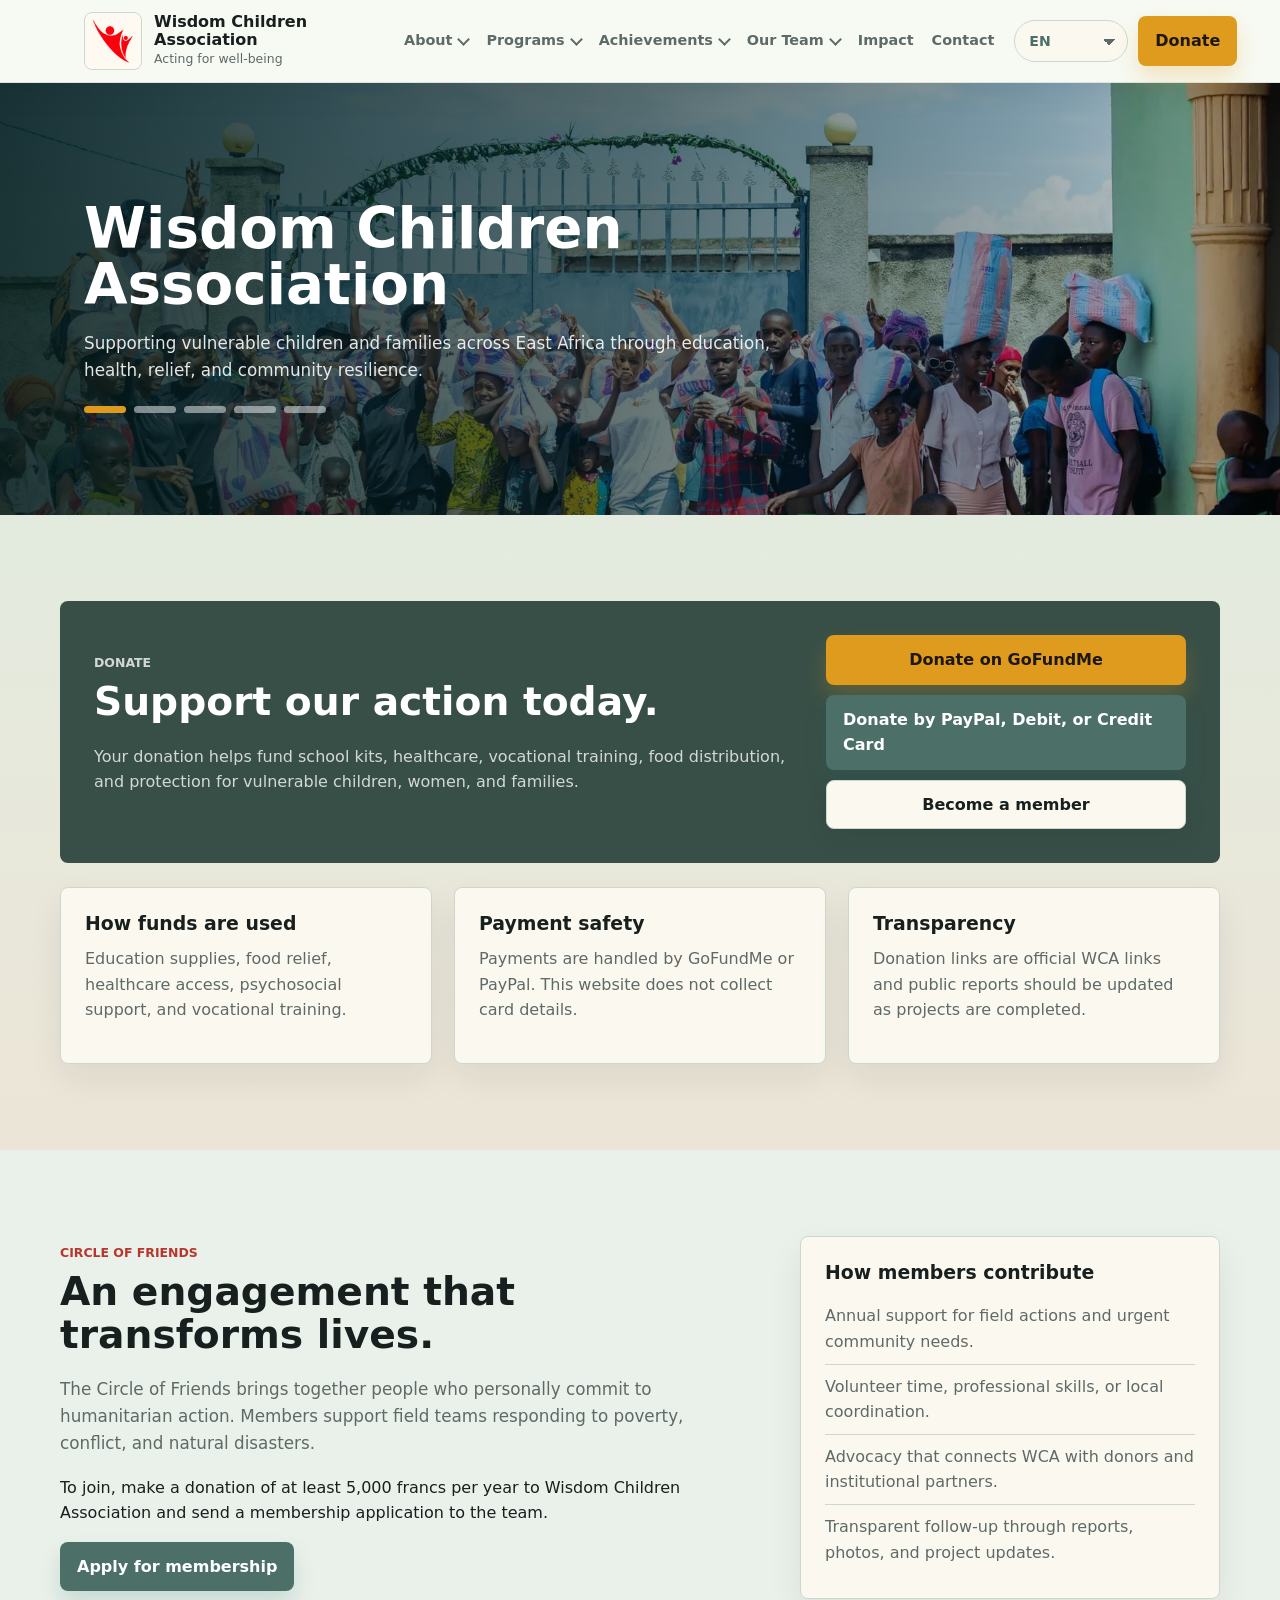
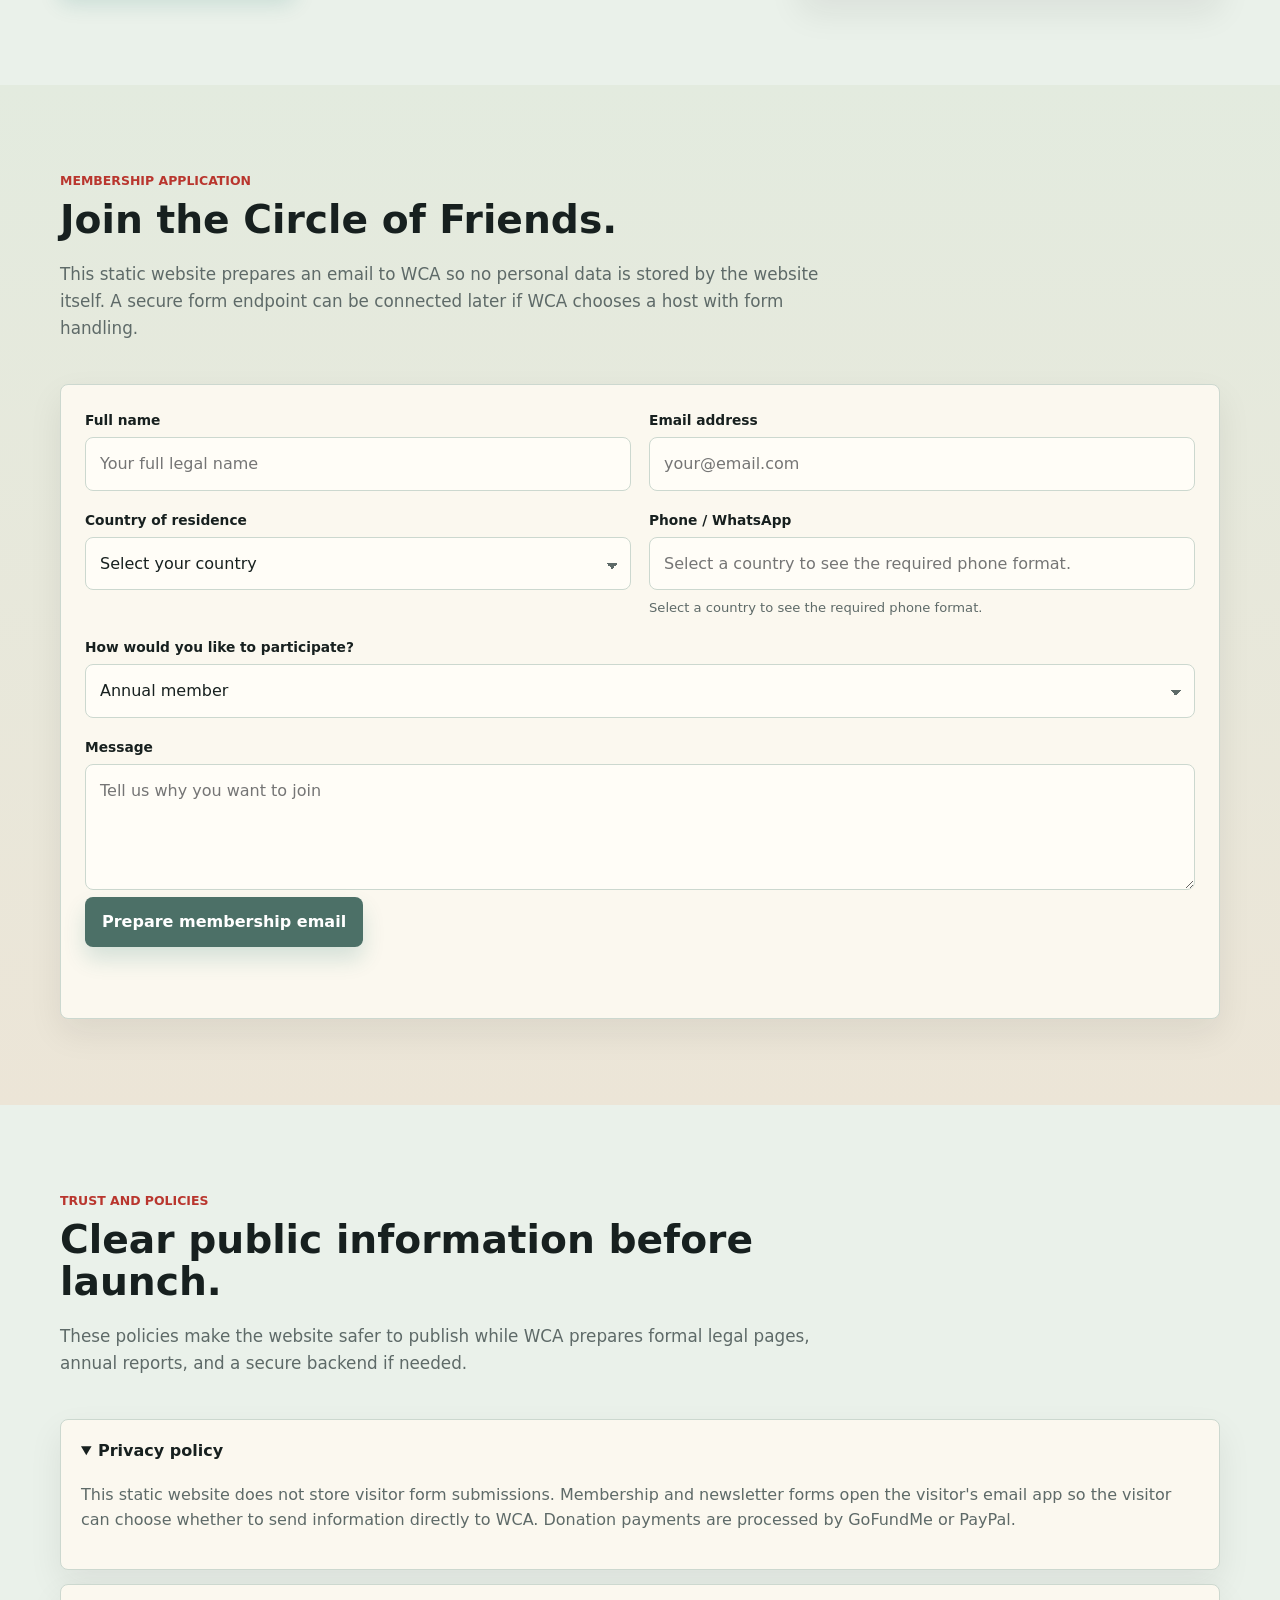
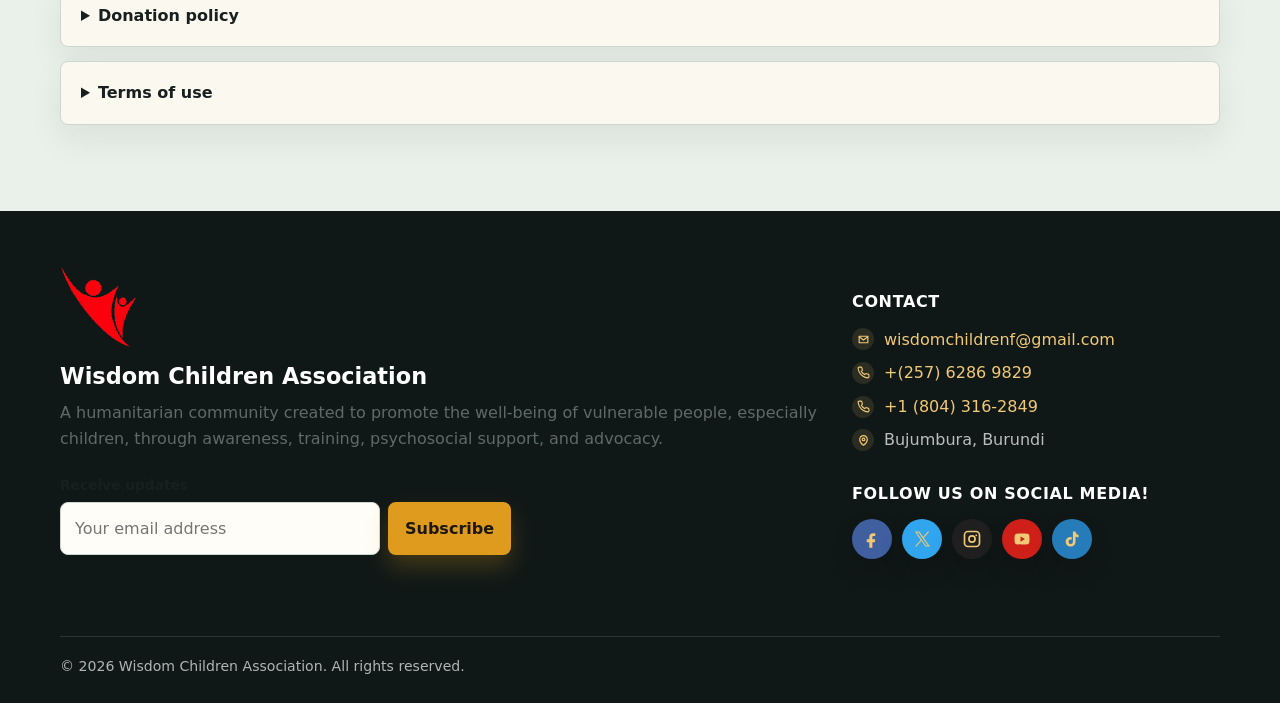
<file: index.html>
<!doctype html>
<html lang="en">
  <head>
    <meta charset="utf-8" />
    <meta name="viewport" content="width=device-width, initial-scale=1" />
    <title>Wisdom Children Association | Acting for Well-being. Building the Future.</title>
    <meta
      name="description"
      content="Wisdom Children Association supports vulnerable children, women, families, and communities across East Africa through education, health, psychosocial support, advocacy, and humanitarian assistance."
    />
    <meta name="robots" content="index, follow" />
    <meta name="theme-color" content="#0f5f5c" />
    <meta property="og:type" content="website" />
    <meta property="og:title" content="Wisdom Children Association" />
    <meta
      property="og:description"
      content="Acting for well-being and building the future for vulnerable children and communities across East Africa."
    />
    <meta property="og:image" content="assets/images/og-image.jpg" />
    <meta name="twitter:card" content="summary_large_image" />
    <meta name="twitter:title" content="Wisdom Children Association" />
    <meta
      name="twitter:description"
      content="Education, health, dignity, and community action for vulnerable children and families."
    />
    <meta name="twitter:image" content="assets/images/og-image.jpg" />
    <link rel="canonical" href="/" />
    <link rel="icon" href="assets/icons/favicon.svg" type="image/svg+xml" />
    <link rel="manifest" href="site.webmanifest" />
    <link rel="stylesheet" href="assets/site.css?v=20260618b" />
    <script type="application/ld+json">
      {
        "@context": "https://schema.org",
        "@type": "NGO",
        "name": "Wisdom Children Association",
        "alternateName": "WCA",
        "foundingDate": "2025-04-01",
        "email": "wisdomchildrenf@gmail.com",
        "telephone": "+(257) 6286 9829",
        "address": {
          "@type": "PostalAddress",
          "addressLocality": "Bujumbura",
          "addressCountry": "BI"
        },
        "areaServed": ["Burundi", "Democratic Republic of Congo", "Rwanda", "Uganda"],
        "founder": [
          { "@type": "Person", "name": "Ndayishimiye Ismail" },
          { "@type": "Person", "name": "Charlene Bishagari" },
          { "@type": "Person", "name": "Grace Batende" }
        ],
        "sameAs": [
          "https://www.tiktok.com/@wisdomcf1?_r=1&_t=ZT-96gjAV61JcL",
          "https://x.com/wisdomchildrenf?s=11",
          "https://youtube.com/@wisdomchildrensfoundation?si=_NR7_JYFUSMd8MgG",
          "https://www.facebook.com/share/1DPWRUYkVp/?mibextid=wwXIfr",
          "https://www.instagram.com/wcf_wisdomchildrenfoundation?igsh=MXExdnRiYnFnbDNoeg%3D%3D&utm_source=qr"
        ]
      }
    </script>
  </head>
  <body>
    <a class="skip-link" href="#main">Skip to content</a>
    <header class="site-header">
      <nav class="nav" aria-label="Primary navigation">
        <a class="brand" href="index.html" aria-label="Wisdom Children Association home">
          <img
            class="brand-logo"
            src="assets/images/wca-mark.png"
            alt=""
            width="250"
            height="253"
          />
          <span class="brand-copy">
            <strong>Wisdom Children Association</strong>
            <span>Acting for well-being</span>
          </span>
        </a>
        <button class="menu-toggle" type="button" data-menu-toggle aria-label="Open menu" aria-expanded="false">
          <span></span>
          <span></span>
          <span></span>
        </button>
        <div class="nav-menu" data-nav-menu>
          <div class="nav-item" data-nav-dropdown>
            <button class="nav-trigger" type="button" data-nav-dropdown-toggle data-nav-key="navAbout" aria-expanded="false">
              About
            </button>
            <div class="nav-dropdown" data-nav-dropdown-menu>
              <a href="page.html?view=who-we-are" data-page-link="who-we-are" data-nav-dropdown-link="aboutKicker">Who we are</a>
              <a href="page.html?view=mission" data-page-link="mission" data-nav-dropdown-link="missionCardTitle">Our Mission</a>
            </div>
          </div>
          <div class="nav-item" data-nav-dropdown>
            <button class="nav-trigger" type="button" data-nav-dropdown-toggle data-nav-key="navPrograms" aria-expanded="false">
              Programs
            </button>
            <div class="nav-dropdown" data-nav-dropdown-menu>
              <a href="page.html?view=programs-2026" data-page-link="programs-2026" data-nav-dropdown-link="programs2026Nav">2026 Programs</a>
              <a href="page.html?view=education-school-kits" data-page-link="education-school-kits" data-nav-dropdown-link="programEducationTitle">Education and school kits</a>
              <a href="page.html?view=humanitarian-relief" data-page-link="humanitarian-relief" data-nav-dropdown-link="programReliefTitle">Humanitarian relief</a>
              <a href="page.html?view=community-resilience" data-page-link="community-resilience" data-nav-dropdown-link="programCommunityTitle">Community resilience</a>
            </div>
          </div>
          <div class="nav-item" data-nav-dropdown>
            <button class="nav-trigger" type="button" data-nav-dropdown-toggle data-nav-key="navAchievements" aria-expanded="false">
              Achievements
            </button>
            <div class="nav-dropdown" data-nav-dropdown-menu>
              <a href="page.html?view=achievements-burundi" data-page-link="achievements-burundi">Burundi</a>
              <a href="page.html?view=achievements-rwanda" data-page-link="achievements-rwanda">Rwanda</a>
              <a href="page.html?view=achievements-uganda" data-page-link="achievements-uganda">Uganda</a>
              <a href="page.html?view=achievements-dr-congo" data-page-link="achievements-dr-congo">DR. Congo</a>
            </div>
          </div>
          <div class="nav-item" data-nav-dropdown>
            <button class="nav-trigger" type="button" data-nav-dropdown-toggle data-nav-key="navTeam" aria-expanded="false">
              Our Team
            </button>
            <div class="nav-dropdown" data-nav-dropdown-menu>
              <a href="page.html?view=team-founders" data-page-link="team-founders" data-nav-dropdown-link="teamFounders">The founders</a>
              <a href="page.html?view=team-coordinators" data-page-link="team-coordinators" data-nav-dropdown-link="teamCoordinators">Coordinators</a>
            </div>
          </div>
          <a href="page.html?view=impact" data-page-link="impact" data-nav-key="navImpact">Impact</a>
          <a href="page.html?view=contact" data-page-link="contact" data-nav-key="navContact">Contact</a>
        </div>
        <div class="nav-actions">
          <div class="language-control">
            <label class="sr-only" for="languageSelect">Language</label>
            <select id="languageSelect" class="language-select" data-language-select aria-label="Choose language">
              <option value="en">EN</option>
              <option value="fr">FR</option>
              <option value="sw">SW</option>
              <option value="es">ES</option>
              <option value="zh">ZH</option>
            </select>
          </div>
          <a class="button gold" href="index.html#donate">Donate</a>
        </div>
      </nav>
    </header>

    <main id="main">
      <section class="hero" id="home" aria-label="Wisdom Children Association">
        <div class="hero-slides" data-hero-carousel aria-hidden="true">
          <picture class="hero-slide is-active" data-hero-slide>
            <source srcset="assets/images/hero-1.webp" type="image/webp" />
            <img
              src="assets/images/hero-1.jpg"
              alt=""
              width="1800"
              height="1200"
              fetchpriority="high"
            />
          </picture>
          <picture class="hero-slide" data-hero-slide>
            <source srcset="assets/images/hero-2.webp" type="image/webp" />
            <img src="assets/images/hero-2.jpg" alt="" width="1800" height="1350" loading="lazy" />
          </picture>
          <picture class="hero-slide" data-hero-slide>
            <source srcset="assets/images/hero-3.webp" type="image/webp" />
            <img src="assets/images/hero-3.jpg" alt="" width="1600" height="1066" loading="lazy" />
          </picture>
          <picture class="hero-slide" data-hero-slide>
            <source srcset="assets/images/hero-4.webp" type="image/webp" />
            <img src="assets/images/hero-4.jpg" alt="" width="1600" height="1205" loading="lazy" />
          </picture>
          <picture class="hero-slide" data-hero-slide>
            <source srcset="assets/images/hero-5.webp" type="image/webp" />
            <img src="assets/images/hero-5.jpg" alt="" width="1600" height="1310" loading="lazy" />
          </picture>
        </div>
        <div class="hero-inner">
          <h1>Wisdom Children Association</h1>
          <p class="hero-lead">
            Supporting vulnerable children and families across East Africa through education,
            health, relief, and community resilience.
          </p>
          <div class="hero-dots" aria-label="Featured field photos">
            <button class="is-active" type="button" data-hero-dot aria-label="Show field photo 1" aria-current="true"></button>
            <button type="button" data-hero-dot aria-label="Show field photo 2"></button>
            <button type="button" data-hero-dot aria-label="Show field photo 3"></button>
            <button type="button" data-hero-dot aria-label="Show field photo 4"></button>
            <button type="button" data-hero-dot aria-label="Show field photo 5"></button>
          </div>
        </div>
      </section>

      <section class="section alt" id="donate">
        <div class="container">
          <div class="donate-band" data-reveal>
            <div>
              <p class="section-kicker">Donate</p>
              <h2>Support our action today.</h2>
              <p>
                Your donation helps fund school kits, healthcare, vocational training, food
                distribution, and protection for vulnerable children, women, and families.
              </p>
            </div>
            <div class="donate-actions">
              <a class="button gold" href="https://gofund.me/00f15cb89" target="_blank" rel="noopener noreferrer">Donate on GoFundMe</a>
              <a class="button" href="https://www.paypal.com/donate/?business=V6SQW897XLXV8&amp;currency_code=USD&amp;no_recurring=0" target="_blank" rel="noopener noreferrer">Donate by PayPal, Debit, or Credit Card</a>
              <a class="button secondary" href="#member-application">Become a member</a>
            </div>
          </div>
          <div class="grid three" style="margin-top: 24px">
            <article class="support-card card" data-reveal>
              <h3>How funds are used</h3>
              <p>Education supplies, food relief, healthcare access, psychosocial support, and vocational training.</p>
            </article>
            <article class="support-card card" data-reveal>
              <h3>Payment safety</h3>
              <p>Payments are handled by GoFundMe or PayPal. This website does not collect card details.</p>
            </article>
            <article class="support-card card" data-reveal>
              <h3>Transparency</h3>
              <p>Donation links are official WCA links and public reports should be updated as projects are completed.</p>
            </article>
          </div>
        </div>
      </section>

      <section class="section" id="circle">
        <div class="container split">
          <div data-reveal>
            <p class="section-kicker">Circle of Friends</p>
            <h2>An engagement that transforms lives.</h2>
            <p class="section-lead">
              The Circle of Friends brings together people who personally commit to humanitarian
              action. Members support field teams responding to poverty, conflict, and natural
              disasters.
            </p>
            <p>
              To join, make a donation of at least 5,000 francs per year to Wisdom Children
              Association and send a membership application to the team.
            </p>
            <a class="button" href="#member-application">Apply for membership</a>
          </div>
          <div class="card" data-reveal>
            <h3>How members contribute</h3>
            <ul class="commitment-list">
              <li>Annual support for field actions and urgent community needs.</li>
              <li>Volunteer time, professional skills, or local coordination.</li>
              <li>Advocacy that connects WCA with donors and institutional partners.</li>
              <li>Transparent follow-up through reports, photos, and project updates.</li>
            </ul>
          </div>
        </div>
      </section>

      <section class="section alt" id="member-application">
        <div class="container">
          <div class="section-head" data-reveal>
            <p class="section-kicker">Membership application</p>
            <h2>Join the Circle of Friends.</h2>
            <p class="section-lead">
              This static website prepares an email to WCA so no personal data is stored by the
              website itself. A secure form endpoint can be connected later if WCA chooses a host
              with form handling.
            </p>
          </div>
          <form class="card" data-membership-form data-reveal>
            <div class="form-grid">
              <div class="field">
                <label for="fullName">Full name</label>
                <input id="fullName" name="fullName" autocomplete="name" placeholder="Your full legal name" required />
              </div>
              <div class="field">
                <label for="email">Email address</label>
                <input id="email" name="email" type="email" autocomplete="email" placeholder="your@email.com" required />
              </div>
              <div class="field">
                <label for="country">Country of residence</label>
                <select id="country" name="country" autocomplete="country-name" required data-country-select>
                  <option value="">Select your country</option>
                  <option value="Burundi">Burundi (+257)</option>
                  <option value="Democratic Republic of Congo">Democratic Republic of Congo (+243)</option>
                  <option value="Rwanda">Rwanda (+250)</option>
                  <option value="Uganda">Uganda (+256)</option>
                  <option value="Kenya">Kenya (+254)</option>
                  <option value="Tanzania">Tanzania (+255)</option>
                  <option value="South Sudan">South Sudan (+211)</option>
                  <option value="Zambia">Zambia (+260)</option>
                  <option value="South Africa">South Africa (+27)</option>
                  <option value="United States">United States (+1)</option>
                  <option value="Canada">Canada (+1)</option>
                  <option value="United Arab Emirates">United Arab Emirates (+971)</option>
                  <option value="United Kingdom">United Kingdom (+44)</option>
                  <option value="France">France (+33)</option>
                  <option value="Belgium">Belgium (+32)</option>
                  <option value="Germany">Germany (+49)</option>
                  <option value="Netherlands">Netherlands (+31)</option>
                  <option value="Switzerland">Switzerland (+41)</option>
                  <option value="Italy">Italy (+39)</option>
                  <option value="Spain">Spain (+34)</option>
                  <option value="Portugal">Portugal (+351)</option>
                  <option value="Ireland">Ireland (+353)</option>
                  <option value="Sweden">Sweden (+46)</option>
                  <option value="Norway">Norway (+47)</option>
                  <option value="Denmark">Denmark (+45)</option>
                  <option value="Australia">Australia (+61)</option>
                  <option value="New Zealand">New Zealand (+64)</option>
                  <option value="Brazil">Brazil (+55)</option>
                  <option value="Mexico">Mexico (+52)</option>
                  <option value="India">India (+91)</option>
                  <option value="China">China (+86)</option>
                  <option value="Japan">Japan (+81)</option>
                  <option value="Other country">Other country / not listed</option>
                </select>
              </div>
              <div class="field">
                <label for="phone">Phone / WhatsApp</label>
                <input
                  id="phone"
                  name="phone"
                  autocomplete="tel"
                  inputmode="tel"
                  placeholder="Select a country first"
                  required
                  data-phone-input
                />
                <p class="field-help" data-phone-help>Select a country to see the required phone format.</p>
              </div>
              <div class="field full">
                <label for="supportType">How would you like to participate?</label>
                <select id="supportType" name="supportType">
                  <option>Annual member</option>
                  <option>Volunteer</option>
                  <option>Partner</option>
                  <option>Donor</option>
                  <option>Other</option>
                </select>
              </div>
              <div class="field full">
                <label for="message">Message</label>
                <textarea id="message" name="message" placeholder="Tell us why you want to join"></textarea>
              </div>
            </div>
            <button class="button" type="submit">Prepare membership email</button>
            <p class="form-status" data-form-status aria-live="polite"></p>
          </form>
        </div>
      </section>

      <section class="section" id="policies">
        <div class="container">
          <div class="section-head" data-reveal>
            <p class="section-kicker">Trust and policies</p>
            <h2>Clear public information before launch.</h2>
            <p class="section-lead">
              These policies make the website safer to publish while WCA prepares formal legal
              pages, annual reports, and a secure backend if needed.
            </p>
          </div>
          <div class="policies">
            <details class="policy-card" data-reveal open>
              <summary>Privacy policy</summary>
              <div class="policy-body">
                <p>
                  This static website does not store visitor form submissions. Membership and
                  newsletter forms open the visitor's email app so the visitor can choose whether to
                  send information directly to WCA. Donation payments are processed by GoFundMe or
                  PayPal.
                </p>
              </div>
            </details>
            <details class="policy-card" data-reveal>
              <summary>Donation policy</summary>
              <div class="policy-body">
                <p>
                  Donation links send visitors to official WCA fundraising pages. WCA should keep
                  donation records, project receipts, and public updates so supporters can understand
                  how funds were used.
                </p>
              </div>
            </details>
            <details class="policy-card" data-reveal>
              <summary>Terms of use</summary>
              <div class="policy-body">
                <p>
                  Website content is provided for public information about WCA activities,
                  programmes, and ways to support the organization. Photos and text should not be
                  reused without permission from Wisdom Children Association.
                </p>
              </div>
            </details>
          </div>
        </div>
      </section>
    </main>

    <footer class="site-footer" id="contact">
      <div class="container footer-grid">
        <div>
          <img
            class="footer-logo"
            src="assets/images/wca-mark.png"
            alt="Wisdom Children Association"
            width="250"
            height="253"
            loading="lazy"
          />
          <h2>Wisdom Children Association</h2>
          <p class="muted">
            A humanitarian community created to promote the well-being of vulnerable people,
            especially children, through awareness, training, psychosocial support, and advocacy.
          </p>
          <form class="newsletter-form" data-newsletter-form>
            <label for="newsletterEmail">Receive updates</label>
            <div class="newsletter-row">
              <input id="newsletterEmail" name="email" type="email" autocomplete="email" placeholder="Your email address" required />
              <button class="button gold" type="submit">Subscribe</button>
            </div>
            <p class="form-status" data-form-status aria-live="polite"></p>
          </form>
        </div>
        <div class="footer-contact">
          <h3 data-i18n="navContact">Contact us</h3>
          <ul>
            <li>
              <span class="footer-contact-icon" aria-hidden="true"><svg viewBox="0 0 24 24"><path d="M4 6h16v12H4z" /><path d="m4 7 8 6 8-6" /></svg></span>
              <a href="mailto:wisdomchildrenf@gmail.com">wisdomchildrenf@gmail.com</a>
            </li>
            <li>
              <span class="footer-contact-icon" aria-hidden="true"><svg viewBox="0 0 24 24"><path d="M22 16.9v3a2 2 0 0 1-2.2 2 19.8 19.8 0 0 1-8.6-3.1 19.4 19.4 0 0 1-6-6A19.8 19.8 0 0 1 2.1 4.2 2 2 0 0 1 4.1 2h3a2 2 0 0 1 2 1.7c.1 1 .4 1.9.7 2.8a2 2 0 0 1-.5 2.1L8.1 9.9a16 16 0 0 0 6 6l1.3-1.2a2 2 0 0 1 2.1-.5c.9.3 1.8.6 2.8.7a2 2 0 0 1 1.7 2Z" /></svg></span>
              <a href="tel:+25762869829">+(257) 6286 9829</a>
            </li>
            <li>
              <span class="footer-contact-icon" aria-hidden="true"><svg viewBox="0 0 24 24"><path d="M22 16.9v3a2 2 0 0 1-2.2 2 19.8 19.8 0 0 1-8.6-3.1 19.4 19.4 0 0 1-6-6A19.8 19.8 0 0 1 2.1 4.2 2 2 0 0 1 4.1 2h3a2 2 0 0 1 2 1.7c.1 1 .4 1.9.7 2.8a2 2 0 0 1-.5 2.1L8.1 9.9a16 16 0 0 0 6 6l1.3-1.2a2 2 0 0 1 2.1-.5c.9.3 1.8.6 2.8.7a2 2 0 0 1 1.7 2Z" /></svg></span>
              <a href="tel:+18043162849">+1 (804) 316-2849</a>
            </li>
            <li>
              <span class="footer-contact-icon" aria-hidden="true"><svg viewBox="0 0 24 24"><path d="M12 21s7-5.1 7-11a7 7 0 0 0-14 0c0 5.9 7 11 7 11Z" /><circle cx="12" cy="10" r="2.5" /></svg></span>
              <span>Bujumbura, Burundi</span>
            </li>
          </ul>
          <div class="footer-social">
            <h3 data-i18n="socialHeading">Follow us on social media!</h3>
            <div class="social-links" aria-label="WCA social media">
              <a class="social-button facebook" href="https://www.facebook.com/share/1DPWRUYkVp/?mibextid=wwXIfr" target="_blank" rel="noopener noreferrer" aria-label="Facebook"><svg viewBox="0 0 24 24" aria-hidden="true"><path d="M14.3 8.1h2.1V4.5c-.4-.1-1.6-.2-3-.2-3 0-5 1.8-5 5.2v2.9H5v4h3.4v7.3h4.1v-7.3h3.3l.5-4h-3.8V9.9c0-1.2.3-1.8 1.8-1.8Z"/></svg></a>
              <a class="social-button x" href="https://x.com/wisdomchildrenf?s=11" target="_blank" rel="noopener noreferrer" aria-label="X"><svg viewBox="0 0 24 24" aria-hidden="true"><path d="M14.4 10.5 21.8 2h-1.9l-6.4 7.4L8.4 2H2.5l7.8 11.3L2.5 22h1.9l6.8-7.8 5.4 7.8h5.9l-8.1-11.5Zm-2.4 2.7-.8-1.1L5 3.4h2.5l5 7.1.8 1.1 6.5 9.2h-2.5L12 13.2Z"/></svg></a>
              <a class="social-button instagram" href="https://www.instagram.com/wcf_wisdomchildrenfoundation?igsh=MXExdnRiYnFnbDNoeg%3D%3D&amp;utm_source=qr" target="_blank" rel="noopener noreferrer" aria-label="Instagram"><svg viewBox="0 0 24 24" aria-hidden="true"><path d="M7.2 2h9.6A5.2 5.2 0 0 1 22 7.2v9.6a5.2 5.2 0 0 1-5.2 5.2H7.2A5.2 5.2 0 0 1 2 16.8V7.2A5.2 5.2 0 0 1 7.2 2Zm0 2A3.2 3.2 0 0 0 4 7.2v9.6A3.2 3.2 0 0 0 7.2 20h9.6a3.2 3.2 0 0 0 3.2-3.2V7.2A3.2 3.2 0 0 0 16.8 4H7.2Zm4.8 3.3A4.7 4.7 0 1 1 7.3 12 4.7 4.7 0 0 1 12 7.3Zm0 2A2.7 2.7 0 1 0 14.7 12 2.7 2.7 0 0 0 12 9.3Zm5.1-2.8a1.1 1.1 0 1 1-1.1 1.1 1.1 1.1 0 0 1 1.1-1.1Z"/></svg></a>
              <a class="social-button youtube" href="https://youtube.com/@wisdomchildrensfoundation?si=_NR7_JYFUSMd8MgG" target="_blank" rel="noopener noreferrer" aria-label="YouTube"><svg viewBox="0 0 24 24" aria-hidden="true"><path d="M21.6 7.1a3 3 0 0 0-2.1-2.1C17.7 4.5 12 4.5 12 4.5s-5.7 0-7.5.5a3 3 0 0 0-2.1 2.1A31 31 0 0 0 2 12a31 31 0 0 0 .4 4.9A3 3 0 0 0 4.5 19c1.8.5 7.5.5 7.5.5s5.7 0 7.5-.5a3 3 0 0 0 2.1-2.1A31 31 0 0 0 22 12a31 31 0 0 0-.4-4.9ZM10 15.5v-7l6 3.5-6 3.5Z"/></svg></a>
              <a class="social-button tiktok" href="https://www.tiktok.com/@wisdomcf1?_r=1&amp;_t=ZT-96gjAV61JcL" target="_blank" rel="noopener noreferrer" aria-label="TikTok"><svg viewBox="0 0 24 24" aria-hidden="true"><path d="M16.7 2c.3 2.4 1.7 4 4 4.3v3.5a7.6 7.6 0 0 1-4-1.2v6.7c0 4-2.8 6.7-6.7 6.7A6.3 6.3 0 0 1 3.5 15.7c0-3.8 3-6.5 6.9-6.5.4 0 .8 0 1.2.1v3.6a4 4 0 0 0-1.3-.2 2.9 2.9 0 1 0 2.9 2.9V2h3.5Z"/></svg></a>
            </div>
          </div>
        </div>
      </div>
      <div class="container footer-bottom">
        <span>&copy; 2026 Wisdom Children Association. All rights reserved.</span>
      </div>
    </footer>

    <script src="assets/site.js?v=20260618b" defer></script>
  </body>
</html>
</file>
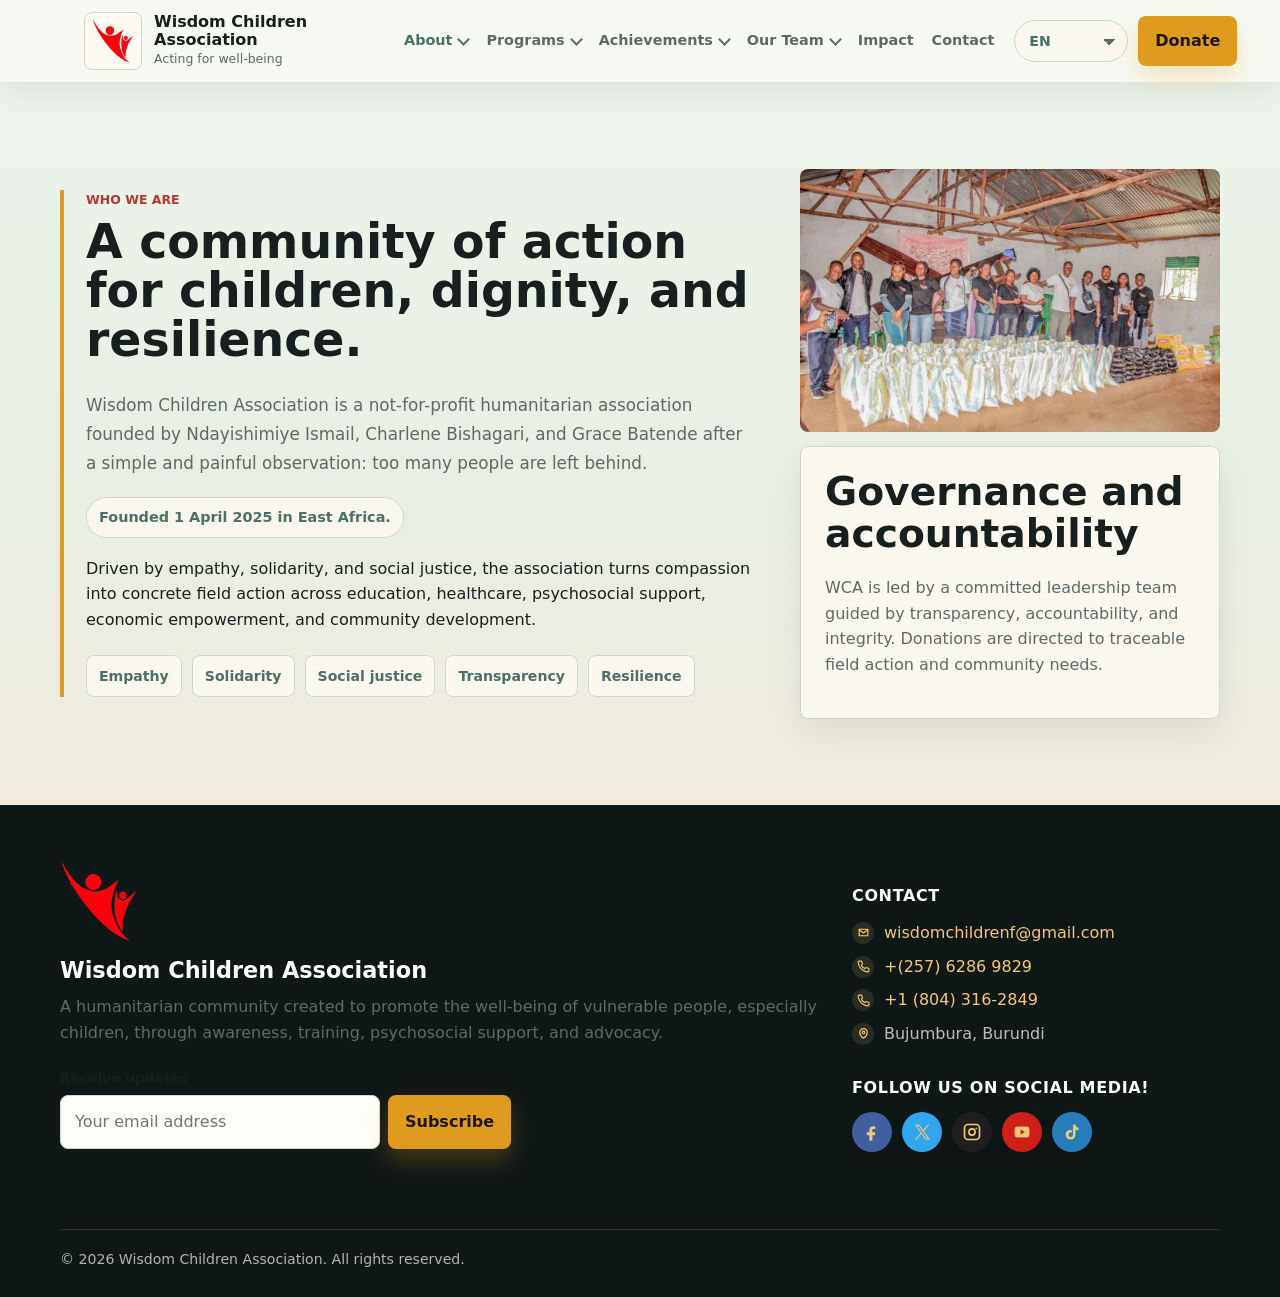
<file: page.html>
<!doctype html>
<html lang="en">
  <head>
    <meta charset="utf-8" />
    <meta name="viewport" content="width=device-width, initial-scale=1" />
    <title>Wisdom Children Association | Acting for Well-being. Building the Future.</title>
    <meta
      name="description"
      content="Wisdom Children Association supports vulnerable children, women, families, and communities across East Africa through education, health, psychosocial support, advocacy, and humanitarian assistance."
    />
    <meta name="robots" content="index, follow" />
    <meta name="theme-color" content="#0f5f5c" />
    <meta property="og:type" content="website" />
    <meta property="og:title" content="Wisdom Children Association" />
    <meta
      property="og:description"
      content="Acting for well-being and building the future for vulnerable children and communities across East Africa."
    />
    <meta property="og:image" content="assets/images/og-image.jpg" />
    <meta name="twitter:card" content="summary_large_image" />
    <meta name="twitter:title" content="Wisdom Children Association" />
    <meta
      name="twitter:description"
      content="Education, health, dignity, and community action for vulnerable children and families."
    />
    <meta name="twitter:image" content="assets/images/og-image.jpg" />
    <link rel="canonical" href="page.html" />
    <link rel="icon" href="assets/icons/favicon.svg" type="image/svg+xml" />
    <link rel="manifest" href="site.webmanifest" />
    <link rel="stylesheet" href="assets/site.css?v=20260618b" />
  </head>
  <body>
    <a class="skip-link" href="#main">Skip to content</a>
    <header class="site-header">
      <nav class="nav" aria-label="Primary navigation">
        <a class="brand" href="index.html" aria-label="Wisdom Children Association home">
          <img class="brand-logo" src="assets/images/wca-mark.png" alt="" width="250" height="253" />
          <span class="brand-copy">
            <strong>Wisdom Children Association</strong>
            <span>Acting for well-being</span>
          </span>
        </a>
        <button class="menu-toggle" type="button" data-menu-toggle aria-label="Open menu" aria-expanded="false">
          <span></span>
          <span></span>
          <span></span>
        </button>
        <div class="nav-menu" data-nav-menu>
          <div class="nav-item" data-nav-dropdown>
            <button class="nav-trigger" type="button" data-nav-dropdown-toggle data-nav-key="navAbout" aria-expanded="false">
              About
            </button>
            <div class="nav-dropdown" data-nav-dropdown-menu>
              <a href="page.html?view=who-we-are" data-page-link="who-we-are" data-nav-dropdown-link="aboutKicker">Who we are</a>
              <a href="page.html?view=mission" data-page-link="mission" data-nav-dropdown-link="missionCardTitle">Our Mission</a>
            </div>
          </div>
          <div class="nav-item" data-nav-dropdown>
            <button class="nav-trigger" type="button" data-nav-dropdown-toggle data-nav-key="navPrograms" aria-expanded="false">
              Programs
            </button>
            <div class="nav-dropdown" data-nav-dropdown-menu>
              <a href="page.html?view=programs-2026" data-page-link="programs-2026" data-nav-dropdown-link="programs2026Nav">2026 Programs</a>
              <a href="page.html?view=education-school-kits" data-page-link="education-school-kits" data-nav-dropdown-link="programEducationTitle">Education and school kits</a>
              <a href="page.html?view=humanitarian-relief" data-page-link="humanitarian-relief" data-nav-dropdown-link="programReliefTitle">Humanitarian relief</a>
              <a href="page.html?view=community-resilience" data-page-link="community-resilience" data-nav-dropdown-link="programCommunityTitle">Community resilience</a>
            </div>
          </div>
          <div class="nav-item" data-nav-dropdown>
            <button class="nav-trigger" type="button" data-nav-dropdown-toggle data-nav-key="navAchievements" aria-expanded="false">
              Achievements
            </button>
            <div class="nav-dropdown" data-nav-dropdown-menu>
              <a href="page.html?view=achievements-burundi" data-page-link="achievements-burundi">Burundi</a>
              <a href="page.html?view=achievements-rwanda" data-page-link="achievements-rwanda">Rwanda</a>
              <a href="page.html?view=achievements-uganda" data-page-link="achievements-uganda">Uganda</a>
              <a href="page.html?view=achievements-dr-congo" data-page-link="achievements-dr-congo">DR. Congo</a>
            </div>
          </div>
          <div class="nav-item" data-nav-dropdown>
            <button class="nav-trigger" type="button" data-nav-dropdown-toggle data-nav-key="navTeam" aria-expanded="false">
              Our Team
            </button>
            <div class="nav-dropdown" data-nav-dropdown-menu>
              <a href="page.html?view=team-founders" data-page-link="team-founders" data-nav-dropdown-link="teamFounders">The founders</a>
              <a href="page.html?view=team-coordinators" data-page-link="team-coordinators" data-nav-dropdown-link="teamCoordinators">Coordinators</a>
            </div>
          </div>
          <a href="page.html?view=impact" data-page-link="impact" data-nav-key="navImpact">Impact</a>
          <a href="page.html?view=contact" data-page-link="contact" data-nav-key="navContact">Contact</a>
        </div>
        <div class="nav-actions">
          <div class="language-control">
            <label class="sr-only" for="languageSelect">Language</label>
            <select id="languageSelect" class="language-select" data-language-select aria-label="Choose language">
              <option value="en">EN</option>
              <option value="fr">FR</option>
              <option value="sw">SW</option>
              <option value="es">ES</option>
              <option value="zh">ZH</option>
            </select>
          </div>
          <a class="button gold" href="index.html#donate">Donate</a>
        </div>
      </nav>
    </header>

    <main id="main" data-page-root>
      <section class="section">
        <div class="container">
          <p class="section-kicker">Loading</p>
          <h1>Wisdom Children Association</h1>
        </div>
      </section>
    </main>

    <footer class="site-footer" id="contact">
      <div class="container footer-grid">
        <div>
          <img class="footer-logo" src="assets/images/wca-mark.png" alt="Wisdom Children Association" width="250" height="253" loading="lazy" />
          <h2>Wisdom Children Association</h2>
          <p class="muted">
            A humanitarian community created to promote the well-being of vulnerable people,
            especially children, through awareness, training, psychosocial support, and advocacy.
          </p>
          <form class="newsletter-form" data-newsletter-form>
            <label for="newsletterEmail">Receive updates</label>
            <div class="newsletter-row">
              <input id="newsletterEmail" name="email" type="email" autocomplete="email" placeholder="Your email address" required />
              <button class="button gold" type="submit">Subscribe</button>
            </div>
            <p class="form-status" data-form-status aria-live="polite"></p>
          </form>
        </div>
        <div class="footer-contact">
          <h3 data-i18n="navContact">Contact us</h3>
          <ul>
            <li>
              <span class="footer-contact-icon" aria-hidden="true"><svg viewBox="0 0 24 24"><path d="M4 6h16v12H4z" /><path d="m4 7 8 6 8-6" /></svg></span>
              <a href="mailto:wisdomchildrenf@gmail.com">wisdomchildrenf@gmail.com</a>
            </li>
            <li>
              <span class="footer-contact-icon" aria-hidden="true"><svg viewBox="0 0 24 24"><path d="M22 16.9v3a2 2 0 0 1-2.2 2 19.8 19.8 0 0 1-8.6-3.1 19.4 19.4 0 0 1-6-6A19.8 19.8 0 0 1 2.1 4.2 2 2 0 0 1 4.1 2h3a2 2 0 0 1 2 1.7c.1 1 .4 1.9.7 2.8a2 2 0 0 1-.5 2.1L8.1 9.9a16 16 0 0 0 6 6l1.3-1.2a2 2 0 0 1 2.1-.5c.9.3 1.8.6 2.8.7a2 2 0 0 1 1.7 2Z" /></svg></span>
              <a href="tel:+25762869829">+(257) 6286 9829</a>
            </li>
            <li>
              <span class="footer-contact-icon" aria-hidden="true"><svg viewBox="0 0 24 24"><path d="M22 16.9v3a2 2 0 0 1-2.2 2 19.8 19.8 0 0 1-8.6-3.1 19.4 19.4 0 0 1-6-6A19.8 19.8 0 0 1 2.1 4.2 2 2 0 0 1 4.1 2h3a2 2 0 0 1 2 1.7c.1 1 .4 1.9.7 2.8a2 2 0 0 1-.5 2.1L8.1 9.9a16 16 0 0 0 6 6l1.3-1.2a2 2 0 0 1 2.1-.5c.9.3 1.8.6 2.8.7a2 2 0 0 1 1.7 2Z" /></svg></span>
              <a href="tel:+18043162849">+1 (804) 316-2849</a>
            </li>
            <li>
              <span class="footer-contact-icon" aria-hidden="true"><svg viewBox="0 0 24 24"><path d="M12 21s7-5.1 7-11a7 7 0 0 0-14 0c0 5.9 7 11 7 11Z" /><circle cx="12" cy="10" r="2.5" /></svg></span>
              <span>Bujumbura, Burundi</span>
            </li>
          </ul>
          <div class="footer-social">
            <h3 data-i18n="socialHeading">Follow us on social media!</h3>
            <div class="social-links" aria-label="WCA social media">
              <a class="social-button facebook" href="https://www.facebook.com/share/1DPWRUYkVp/?mibextid=wwXIfr" target="_blank" rel="noopener noreferrer" aria-label="Facebook"><svg viewBox="0 0 24 24" aria-hidden="true"><path d="M14.3 8.1h2.1V4.5c-.4-.1-1.6-.2-3-.2-3 0-5 1.8-5 5.2v2.9H5v4h3.4v7.3h4.1v-7.3h3.3l.5-4h-3.8V9.9c0-1.2.3-1.8 1.8-1.8Z"/></svg></a>
              <a class="social-button x" href="https://x.com/wisdomchildrenf?s=11" target="_blank" rel="noopener noreferrer" aria-label="X"><svg viewBox="0 0 24 24" aria-hidden="true"><path d="M14.4 10.5 21.8 2h-1.9l-6.4 7.4L8.4 2H2.5l7.8 11.3L2.5 22h1.9l6.8-7.8 5.4 7.8h5.9l-8.1-11.5Zm-2.4 2.7-.8-1.1L5 3.4h2.5l5 7.1.8 1.1 6.5 9.2h-2.5L12 13.2Z"/></svg></a>
              <a class="social-button instagram" href="https://www.instagram.com/wcf_wisdomchildrenfoundation?igsh=MXExdnRiYnFnbDNoeg%3D%3D&amp;utm_source=qr" target="_blank" rel="noopener noreferrer" aria-label="Instagram"><svg viewBox="0 0 24 24" aria-hidden="true"><path d="M7.2 2h9.6A5.2 5.2 0 0 1 22 7.2v9.6a5.2 5.2 0 0 1-5.2 5.2H7.2A5.2 5.2 0 0 1 2 16.8V7.2A5.2 5.2 0 0 1 7.2 2Zm0 2A3.2 3.2 0 0 0 4 7.2v9.6A3.2 3.2 0 0 0 7.2 20h9.6a3.2 3.2 0 0 0 3.2-3.2V7.2A3.2 3.2 0 0 0 16.8 4H7.2Zm4.8 3.3A4.7 4.7 0 1 1 7.3 12 4.7 4.7 0 0 1 12 7.3Zm0 2A2.7 2.7 0 1 0 14.7 12 2.7 2.7 0 0 0 12 9.3Zm5.1-2.8a1.1 1.1 0 1 1-1.1 1.1 1.1 1.1 0 0 1 1.1-1.1Z"/></svg></a>
              <a class="social-button youtube" href="https://youtube.com/@wisdomchildrensfoundation?si=_NR7_JYFUSMd8MgG" target="_blank" rel="noopener noreferrer" aria-label="YouTube"><svg viewBox="0 0 24 24" aria-hidden="true"><path d="M21.6 7.1a3 3 0 0 0-2.1-2.1C17.7 4.5 12 4.5 12 4.5s-5.7 0-7.5.5a3 3 0 0 0-2.1 2.1A31 31 0 0 0 2 12a31 31 0 0 0 .4 4.9A3 3 0 0 0 4.5 19c1.8.5 7.5.5 7.5.5s5.7 0 7.5-.5a3 3 0 0 0 2.1-2.1A31 31 0 0 0 22 12a31 31 0 0 0-.4-4.9ZM10 15.5v-7l6 3.5-6 3.5Z"/></svg></a>
              <a class="social-button tiktok" href="https://www.tiktok.com/@wisdomcf1?_r=1&amp;_t=ZT-96gjAV61JcL" target="_blank" rel="noopener noreferrer" aria-label="TikTok"><svg viewBox="0 0 24 24" aria-hidden="true"><path d="M16.7 2c.3 2.4 1.7 4 4 4.3v3.5a7.6 7.6 0 0 1-4-1.2v6.7c0 4-2.8 6.7-6.7 6.7A6.3 6.3 0 0 1 3.5 15.7c0-3.8 3-6.5 6.9-6.5.4 0 .8 0 1.2.1v3.6a4 4 0 0 0-1.3-.2 2.9 2.9 0 1 0 2.9 2.9V2h3.5Z"/></svg></a>
            </div>
          </div>
        </div>
      </div>
      <div class="container footer-bottom">
        <span>&copy; 2026 Wisdom Children Association. All rights reserved.</span>
      </div>
    </footer>

    <script src="assets/page.js?v=20260618b" defer></script>
    <script src="assets/site.js?v=20260618b" defer></script>
  </body>
</html>
</file>
<file: assets/site.css>
:root {
  color-scheme: light;
  --ink: #17201f;
  --muted: #5e6a68;
  --paper: #eaf1ea;
  --cream: #e3ebdf;
  --surface: #fbf8ef;
  --teal: #4c7067;
  --teal-2: #5f8178;
  --gold: #df9b1d;
  --red: #b9362e;
  --line: #ccd8cf;
  --shadow: 0 18px 42px rgba(19, 35, 32, 0.13);
  --max: 1160px;
  --header: 82px;
}

* {
  box-sizing: border-box;
}

html {
  scroll-behavior: smooth;
}

body {
  margin: 0;
  font-family: Inter, ui-sans-serif, system-ui, -apple-system, BlinkMacSystemFont, "Segoe UI", sans-serif;
  background: linear-gradient(180deg, #edf4ee 0, #e7efe8 48%, #f0eadf 100%);
  color: var(--ink);
  line-height: 1.6;
  overflow-x: hidden;
}

img {
  display: block;
  max-width: 100%;
  height: auto;
}

a {
  color: inherit;
}

button,
input,
select,
textarea {
  font: inherit;
}

:focus-visible {
  outline: 3px solid var(--gold);
  outline-offset: 3px;
}

.skip-link {
  position: absolute;
  left: 16px;
  top: -80px;
  z-index: 100;
  background: var(--ink);
  color: #fff;
  padding: 10px 14px;
  border-radius: 6px;
}

.skip-link:focus {
  top: 12px;
}

.sr-only {
  position: absolute;
  width: 1px;
  height: 1px;
  padding: 0;
  margin: -1px;
  overflow: hidden;
  clip: rect(0, 0, 0, 0);
  white-space: nowrap;
  border: 0;
}

.site-header {
  position: sticky;
  top: 0;
  z-index: 50;
  min-height: var(--header);
  border-bottom: 1px solid rgba(23, 32, 31, 0.1);
  background: rgba(248, 250, 244, 0.94);
  backdrop-filter: blur(16px);
  box-shadow: 0 10px 30px rgba(13, 33, 30, 0.08);
}

.nav {
  max-width: var(--max);
  min-height: var(--header);
  margin: 0 auto;
  padding: 0 24px;
  display: flex;
  align-items: center;
  justify-content: space-between;
  gap: 20px;
}

.brand {
  display: inline-flex;
  align-items: center;
  gap: 12px;
  text-decoration: none;
  min-width: 300px;
}

.brand-logo {
  width: 58px;
  height: 58px;
  flex: 0 0 auto;
  object-fit: contain;
  padding: 5px;
  border: 1px solid var(--line);
  border-radius: 8px;
  background: #fffaf1;
}

.brand-copy,
.brand-copy span {
  display: block;
}

.brand-copy strong {
  display: block;
  font-size: 1rem;
  line-height: 1.15;
}

.brand-copy span {
  color: var(--muted);
  font-size: 0.78rem;
}

.nav-menu {
  display: flex;
  align-items: center;
  gap: 18px;
}

.nav-menu a {
  text-decoration: none;
  color: var(--muted);
  font-weight: 700;
  font-size: 0.9rem;
  white-space: nowrap;
}

.nav-item {
  position: relative;
}

.nav-trigger {
  display: inline-flex;
  align-items: center;
  gap: 7px;
  min-height: 42px;
  border: 0;
  padding: 0;
  color: var(--muted);
  background: transparent;
  font-weight: 800;
  font-size: 0.9rem;
  cursor: pointer;
  white-space: nowrap;
}

.nav-trigger::after {
  content: "";
  flex: 0 0 auto;
  width: 7px;
  height: 7px;
  border-right: 2px solid currentColor;
  border-bottom: 2px solid currentColor;
  transform: translateY(-2px) rotate(45deg);
  transition: transform 0.2s ease;
}

.nav-item.is-open .nav-trigger::after {
  transform: translateY(2px) rotate(225deg);
}

.nav-dropdown {
  position: absolute;
  top: calc(100% + 10px);
  left: 0;
  z-index: 60;
  display: none;
  min-width: 230px;
  padding: 8px;
  border: 1px solid var(--line);
  border-radius: 8px;
  background: var(--surface);
  box-shadow: var(--shadow);
}

.nav-item.is-open .nav-dropdown {
  display: grid;
  gap: 2px;
}

.nav-dropdown a {
  display: block;
  padding: 10px 12px;
  border-radius: 6px;
  color: var(--ink);
  white-space: nowrap;
}

.nav-dropdown a:hover,
.nav-dropdown a[aria-current="true"] {
  color: var(--teal);
  background: #eef8f6;
}

.nav-menu a:hover,
.nav-trigger:hover,
.nav-item.is-open .nav-trigger,
.nav-trigger[aria-current="page"],
.nav-menu a[aria-current="true"] {
  color: var(--teal);
}

.nav-actions {
  display: flex;
  align-items: center;
  gap: 10px;
}

.language-control {
  display: inline-flex;
  align-items: center;
}

.language-select {
  min-width: 114px;
  min-height: 42px;
  border: 1px solid var(--line);
  border-radius: 999px;
  padding: 8px 34px 8px 14px;
  color: var(--teal);
  background-color: var(--surface);
  background-image:
    linear-gradient(45deg, transparent 50%, var(--muted) 50%),
    linear-gradient(135deg, var(--muted) 50%, transparent 50%);
  background-position:
    calc(100% - 18px) 52%,
    calc(100% - 12px) 52%;
  background-repeat: no-repeat;
  background-size: 6px 6px, 6px 6px;
  font-size: 0.88rem;
  font-weight: 900;
  appearance: none;
  cursor: pointer;
}

.language-select:hover,
.language-select:focus {
  border-color: var(--teal);
  background-color: #eef8f6;
}

.menu-toggle {
  display: none;
  width: 44px;
  height: 44px;
  border: 1px solid var(--line);
  border-radius: 8px;
  background: var(--surface);
  color: var(--ink);
  cursor: pointer;
}

.menu-toggle span {
  display: block;
  width: 20px;
  height: 2px;
  margin: 5px auto;
  background: currentColor;
}

.button {
  display: inline-flex;
  align-items: center;
  justify-content: center;
  gap: 10px;
  min-height: 44px;
  padding: 11px 16px;
  border: 1px solid transparent;
  border-radius: 8px;
  color: #fff;
  background: var(--teal);
  font-weight: 800;
  text-decoration: none;
  cursor: pointer;
  box-shadow: 0 12px 22px rgba(13, 103, 98, 0.16);
  transition: background 0.2s ease, border-color 0.2s ease, color 0.2s ease, transform 0.2s ease;
}

.button:hover {
  background: var(--teal-2);
  transform: translateY(-1px);
}

.button.secondary {
  color: var(--ink);
  background: var(--surface);
  border-color: var(--line);
  box-shadow: 0 12px 22px rgba(23, 32, 31, 0.08);
}

.button.secondary:hover {
  border-color: var(--teal);
  color: var(--teal);
  background: #fffaf1;
}

.button.gold {
  background: var(--gold);
  color: #1d1710;
  box-shadow: 0 12px 22px rgba(223, 155, 29, 0.24);
}

.button.gold:hover {
  background: #c98515;
}

.hero {
  min-height: clamp(360px, 48svh, 520px);
  position: relative;
  display: grid;
  align-items: center;
  overflow: hidden;
  color: #fff;
  background: #263f39;
}

.page-section {
  min-height: calc(100svh - var(--header) - 220px);
  background:
    linear-gradient(180deg, rgba(236, 244, 235, 0.98) 0%, rgba(232, 238, 226, 0.98) 58%, rgba(240, 234, 223, 0.98) 100%);
}

.page-section h1 {
  max-width: 920px;
  margin: 0 0 24px;
  font-size: clamp(2.2rem, 3.7vw, 3.7rem);
  line-height: 1.03;
}

.page-section .section-head {
  max-width: 850px;
  margin-bottom: 46px;
}

.page-section .section-head.narrow {
  max-width: 900px;
}

.page-section .section-lead {
  max-width: 830px;
  margin-top: 0;
  line-height: 1.75;
}

.page-card-grid {
  margin-top: 22px;
}

.program-detail {
  display: grid;
  grid-template-columns: minmax(0, 1fr) minmax(320px, 0.7fr);
  gap: 24px;
  align-items: stretch;
}

#program-detail .section-head {
  padding-left: 22px;
  border-left: 4px solid var(--gold);
}

.program-detail picture,
.program-detail img {
  height: 100%;
}

.program-detail img {
  width: 100%;
  min-height: 420px;
  object-fit: cover;
  border-radius: 8px;
}

.program-detail .program-gallery {
  aspect-ratio: 16 / 10;
  min-height: 0;
  border-radius: 8px;
  overflow: hidden;
  box-shadow: 0 18px 42px rgba(23, 32, 31, 0.1);
}

.program-detail .program-gallery picture,
.program-detail .program-gallery img {
  height: 100%;
}

.program-detail .program-gallery img {
  min-height: 0;
  border-radius: 0;
}

.about-founded {
  display: inline-flex;
  margin: 0 0 18px;
  padding: 8px 12px;
  border: 1px solid rgba(76, 112, 103, 0.22);
  border-radius: 999px;
  color: var(--teal);
  background: rgba(255, 250, 241, 0.78);
  font-size: 0.9rem;
  font-weight: 900;
}

.country-tabs {
  display: flex;
  flex-wrap: wrap;
  gap: 10px;
  margin: 0 0 24px;
}

.country-tabs a {
  display: inline-flex;
  align-items: center;
  min-height: 42px;
  padding: 9px 14px;
  border: 1px solid var(--line);
  border-radius: 999px;
  color: var(--muted);
  background: var(--surface);
  font-weight: 800;
  text-decoration: none;
}

.country-tabs a:hover,
.country-tabs a[aria-current="page"] {
  border-color: var(--teal);
  color: #fff;
  background: var(--teal);
}

.page-actions {
  display: flex;
  flex-wrap: wrap;
  gap: 12px;
  margin-top: 24px;
}

.contact-page {
  min-height: calc(100svh - var(--header));
  background: #f0e7dd;
}

.contact-hero-panel {
  min-height: 300px;
  padding: 36px 0 120px;
  color: #fff;
  background:
    linear-gradient(90deg, rgba(15, 26, 24, 0.66), rgba(15, 26, 24, 0.34)),
    url("images/hero-4.jpg") center 44% / cover no-repeat;
}

.contact-hero-panel h1 {
  margin: 0;
  color: #fff;
  font-size: clamp(4.5rem, 11vw, 8rem);
  line-height: 0.85;
  letter-spacing: 0;
}

.contact-layout {
  display: grid;
  grid-template-columns: minmax(320px, 600px) minmax(300px, 1fr);
  gap: 72px;
  align-items: start;
  margin-top: -72px;
  padding-bottom: 72px;
}

.contact-message-card {
  display: grid;
  gap: 18px;
  padding: 38px 40px;
  border-radius: 10px;
  background: #fbf8ef;
  box-shadow: 0 24px 70px rgba(25, 30, 29, 0.14);
}

.contact-message-card h2 {
  margin: 0;
  color: #2e3040;
  font-size: clamp(1.28rem, 2vw, 1.65rem);
}

.contact-info-panel h2 {
  margin: 0;
  color: #2e3040;
  font-size: clamp(1.55rem, 2.4vw, 2rem);
}

.contact-message-card .field {
  display: grid;
  gap: 6px;
}

.contact-message-card input,
.contact-message-card textarea {
  width: 100%;
  border: 1px solid #d9d6d0;
  border-radius: 0;
  background: #fffdf7;
}

.contact-message-card textarea {
  min-height: 230px;
  resize: vertical;
}

.contact-message-card .button {
  justify-self: start;
  min-width: 104px;
  border-radius: 999px;
  text-transform: uppercase;
}

.contact-info-panel {
  display: grid;
  gap: 28px;
  padding-top: 84px;
}

.social-links {
  display: flex;
  flex-wrap: wrap;
  gap: 16px;
}

.social-button {
  display: inline-grid;
  place-items: center;
  width: 52px;
  height: 52px;
  border-radius: 999px;
  color: #fff;
  text-decoration: none;
  font-size: 1.15rem;
  font-weight: 900;
  box-shadow: 0 16px 30px rgba(16, 24, 22, 0.12);
}

.social-button svg {
  width: 22px;
  height: 22px;
  fill: currentColor;
}

.social-button.instagram svg {
  width: 24px;
  height: 24px;
}

.social-button.facebook {
  background: #3f5f9f;
}

.social-button.x {
  background: #31a5ee;
}

.social-button.instagram {
  background: #1f1f1f;
}

.social-button.youtube {
  background: #cf1f19;
}

.social-button.tiktok {
  background: #267cb8;
}

.contact-detail {
  display: grid;
  gap: 4px;
}

.contact-detail h3 {
  margin: 0;
  color: var(--red);
  font-size: 1.18rem;
}

.contact-detail p {
  margin: 0;
  color: #4f5364;
}

.contact-line {
  display: inline-flex;
  align-items: center;
  gap: 10px;
}

.contact-lines {
  display: grid;
  gap: 8px;
}

.contact-location-card {
  min-height: 150px;
  margin-top: 8px;
  display: grid;
  align-items: end;
  padding: 18px;
  border-radius: 8px;
  color: #fff;
  background:
    linear-gradient(180deg, rgba(15, 26, 24, 0.08), rgba(15, 26, 24, 0.7)),
    url("images/community.jpg") center / cover no-repeat;
  box-shadow: 0 20px 40px rgba(31, 38, 36, 0.12);
}

.contact-location-card span {
  font-weight: 900;
}

.contact-map {
  width: 100%;
  min-height: 248px;
  margin-top: 10px;
  border: 0;
  border-radius: 8px;
  box-shadow: 0 20px 40px rgba(31, 38, 36, 0.12);
}

.contact-faq {
  max-width: 880px;
  margin-top: 12px;
  padding-bottom: 82px;
  text-align: center;
}

.contact-faq h2 {
  margin: 0 0 30px;
  color: #26344d;
  font-size: clamp(2rem, 4vw, 2.9rem);
  line-height: 1.08;
  text-align: center;
}

.faq-list {
  border: 1px solid var(--line);
  background: #fbf8ef;
  box-shadow: 0 18px 42px rgba(23, 32, 31, 0.08);
}

.faq-list details {
  border-bottom: 1px solid var(--line);
}

.faq-list details:last-child {
  border-bottom: 0;
}

.faq-list summary {
  display: flex;
  align-items: center;
  gap: 24px;
  min-height: 86px;
  padding: 22px 30px;
  cursor: pointer;
  text-align: start;
}

.faq-list summary::-webkit-details-marker {
  display: none;
}

.faq-list summary span {
  color: #26344d;
  font-size: 1.5rem;
  font-weight: 900;
}

.faq-list summary strong {
  min-width: 0;
  color: #26344d;
  font-size: 1rem;
  overflow-wrap: anywhere;
}

.faq-list details[open] summary span {
  transform: rotate(45deg);
}

.faq-list p {
  max-width: 720px;
  margin: -6px 30px 24px 82px;
  color: var(--muted);
}

.hero-slides,
.hero-slide,
.hero-slide img {
  position: absolute;
  inset: 0;
  width: 100%;
  height: 100%;
}

.hero-slide {
  opacity: 0;
  transition: opacity 0.9s ease;
}

.hero-slide.is-active {
  opacity: 1;
}

.hero-slide img {
  object-fit: cover;
  object-position: center 42%;
  filter: saturate(1.04);
}

.hero-slide:nth-child(2) img,
.hero-slide:nth-child(5) img {
  object-position: center center;
}

.hero::after {
  content: "";
  position: absolute;
  inset: 0;
  background: linear-gradient(90deg, rgba(4, 28, 27, 0.88), rgba(4, 28, 27, 0.6), rgba(4, 28, 27, 0.18));
}

.hero-inner {
  position: relative;
  z-index: 1;
  width: min(100%, var(--max));
  margin: 0 auto;
  padding: 54px 24px 38px;
}

.eyebrow {
  display: inline-flex;
  align-items: center;
  gap: 8px;
  color: #f5d28a;
  font-weight: 800;
  font-size: 0.88rem;
  margin: 0 0 16px;
}

.eyebrow::before {
  content: "";
  width: 28px;
  height: 2px;
  background: currentColor;
}

h1,
h2,
h3,
p {
  margin-top: 0;
}

p {
  text-align: start;
  text-align-last: start;
  text-justify: auto;
}

h1,
h2,
h3,
.section-kicker,
label,
li,
dt,
dd {
  text-align: start;
  text-align-last: start;
  word-spacing: normal;
}

h1 {
  max-width: 820px;
  font-size: 4.25rem;
  line-height: 0.98;
  margin-bottom: 18px;
}

.hero h1 {
  font-size: clamp(2.7rem, 4.4vw, 4rem);
}

.hero-lead {
  max-width: 720px;
  font-size: 1.05rem;
  color: rgba(255, 255, 255, 0.88);
  margin-bottom: 22px;
}

.hero-actions {
  display: flex;
  flex-wrap: wrap;
  gap: 12px;
  margin-bottom: 22px;
}

.hero-stats {
  display: grid;
  grid-template-columns: repeat(4, minmax(120px, 1fr));
  max-width: 840px;
  border: 1px solid rgba(255, 255, 255, 0.24);
  background: rgba(5, 35, 34, 0.45);
  backdrop-filter: blur(12px);
  border-radius: 8px;
}

.hero-stat {
  padding: 16px;
  border-right: 1px solid rgba(255, 255, 255, 0.16);
}

.hero-stat:last-child {
  border-right: 0;
}

.hero-stat strong {
  display: block;
  font-size: 1.45rem;
  line-height: 1.1;
}

.hero-stat span {
  color: rgba(255, 255, 255, 0.78);
  font-size: 0.82rem;
}

.hero-dots {
  display: flex;
  gap: 8px;
  margin-top: 18px;
}

.hero-dots button {
  width: 42px;
  height: 7px;
  border: 0;
  border-radius: 999px;
  background: rgba(255, 255, 255, 0.48);
  cursor: pointer;
}

.hero-dots button:hover,
.hero-dots button.is-active {
  background: var(--gold);
}

.section {
  padding: 86px 24px;
  scroll-margin-top: calc(var(--header) + 18px);
  background: var(--paper);
}

.section.alt {
  background: linear-gradient(180deg, var(--cream), #ece5d7);
}

.section.page-section {
  background:
    linear-gradient(180deg, rgba(236, 244, 235, 0.98) 0%, rgba(232, 238, 226, 0.98) 58%, rgba(240, 234, 223, 0.98) 100%);
}

.section.alt.page-section {
  background:
    linear-gradient(180deg, rgba(229, 236, 221, 0.98) 0%, rgba(238, 231, 218, 0.98) 100%);
}

.section.compact {
  padding-top: 62px;
  padding-bottom: 62px;
}

.section.dark {
  background: var(--ink);
  color: #fff;
}

.container {
  width: min(100%, var(--max));
  margin: 0 auto;
}

.section-head {
  max-width: 760px;
  margin-bottom: 42px;
}

.section-kicker {
  color: var(--red);
  font-weight: 800;
  margin-bottom: 8px;
  text-transform: uppercase;
  font-size: 0.78rem;
}

.section h2 {
  font-size: 2.45rem;
  line-height: 1.08;
  margin-bottom: 20px;
}

.section-lead {
  color: var(--muted);
  font-size: 1.05rem;
  margin-bottom: 18px;
}

.dark .section-lead,
.dark .muted {
  color: rgba(255, 255, 255, 0.72);
}

.grid {
  display: grid;
  gap: 22px;
}

.grid.two {
  grid-template-columns: repeat(2, minmax(0, 1fr));
}

.grid.three {
  grid-template-columns: repeat(3, minmax(0, 1fr));
}

.grid.four {
  grid-template-columns: repeat(4, minmax(0, 1fr));
}

.split {
  display: grid;
  grid-template-columns: minmax(0, 1fr) 420px;
  gap: 48px;
  align-items: center;
}

.media-stack {
  display: grid;
  gap: 14px;
}

#page-about .split > div:first-child,
#page-mission .section-head {
  padding-left: 22px;
  border-left: 4px solid var(--gold);
}

#page-about h1,
#page-mission h1 {
  margin-bottom: 26px;
}

#page-about .section-lead,
#page-mission .section-lead {
  line-height: 1.75;
}

.media-stack img,
.media-card img {
  width: 100%;
  aspect-ratio: 4 / 3;
  object-fit: cover;
  border-radius: 8px;
}

.media-stack .wide {
  aspect-ratio: 16 / 10;
}

.card,
.program-card,
.timeline-card,
.partner-card,
.trust-card,
.policy-card,
.support-card {
  background: var(--surface);
  border: 1px solid var(--line);
  border-radius: 8px;
  box-shadow: 0 14px 34px rgba(23, 32, 31, 0.075);
}

.card {
  padding: 24px;
}

.card h3,
.program-card h3,
.timeline-card h3,
.partner-card h3,
.trust-card h3,
.policy-card h3,
.support-card h3 {
  font-size: 1.18rem;
  line-height: 1.25;
  margin-bottom: 10px;
}

.muted,
.card p,
.timeline-card p,
.partner-card p,
.trust-card p,
.program-card p,
.policy-card p,
.support-card p {
  color: var(--muted);
}

.values {
  display: flex;
  flex-wrap: wrap;
  gap: 10px;
  padding: 0;
  margin: 22px 0 0;
  list-style: none;
}

.values li {
  border: 1px solid var(--line);
  background: var(--surface);
  color: var(--teal);
  border-radius: 8px;
  padding: 9px 12px;
  font-weight: 800;
  font-size: 0.88rem;
}

.program-card {
  overflow: hidden;
}

.program-card img {
  width: 100%;
  aspect-ratio: 16 / 10;
  object-fit: cover;
}

.program-card div {
  padding: 22px;
}

.table-wrap {
  overflow-x: auto;
  border: 1px solid var(--line);
  border-radius: 8px;
  background: var(--surface);
}

table {
  width: 100%;
  border-collapse: collapse;
  min-width: 720px;
}

th,
td {
  padding: 15px 16px;
  text-align: left;
  border-bottom: 1px solid var(--line);
  vertical-align: top;
}

th {
  background: #efe7d9;
  color: var(--ink);
}

tr:last-child td {
  border-bottom: 0;
}

.country-list {
  display: grid;
  grid-template-columns: repeat(4, minmax(0, 1fr));
  gap: 14px;
}

.country-list li {
  list-style: none;
  border: 1px solid rgba(255, 255, 255, 0.18);
  background: rgba(255, 255, 255, 0.07);
  border-radius: 8px;
  padding: 18px;
  font-weight: 800;
}

.timeline {
  display: grid;
  grid-template-columns: repeat(3, minmax(0, 1fr));
  gap: 20px;
}

.filter-bar {
  display: flex;
  flex-wrap: wrap;
  gap: 10px;
  margin: -8px 0 24px;
}

.filter-bar button {
  border: 1px solid var(--line);
  border-radius: 999px;
  padding: 9px 13px;
  background: var(--surface);
  color: var(--muted);
  font-weight: 800;
  cursor: pointer;
}

.filter-bar button:hover,
.filter-bar button.is-active {
  border-color: var(--teal);
  background: var(--teal);
  color: #fff;
}

.timeline-card {
  overflow: hidden;
}

.timeline-card[hidden] {
  display: none;
}

.event-gallery {
  display: grid;
  grid-template-columns: minmax(0, 1.35fr) minmax(0, 0.75fr);
  grid-template-rows: 1fr 1fr;
  gap: 4px;
  aspect-ratio: 16 / 10;
  background: #253c36;
}

.event-gallery picture {
  display: block;
  min-width: 0;
  min-height: 0;
  overflow: hidden;
}

.event-gallery .event-main {
  grid-row: 1 / span 2;
}

.event-gallery img {
  width: 100%;
  height: 100%;
  object-fit: cover;
  transition: transform 0.35s ease;
}

.timeline-card:hover .event-gallery:not(.is-carousel) img,
.timeline-card:hover .event-gallery.is-carousel picture.is-active img {
  transform: scale(1.025);
}

.event-gallery.is-carousel {
  position: relative;
  display: block;
  overflow: hidden;
  isolation: isolate;
}

.event-gallery.is-carousel picture {
  position: absolute;
  inset: 0;
  opacity: 0;
  transition: opacity 0.32s ease;
  pointer-events: none;
}

.event-gallery.is-carousel picture.is-active {
  opacity: 1;
  pointer-events: auto;
}

.gallery-control {
  position: absolute;
  z-index: 3;
  top: 50%;
  display: grid;
  place-items: center;
  width: 40px;
  height: 40px;
  border: 1px solid rgba(255, 255, 255, 0.35);
  border-radius: 999px;
  background: rgba(14, 30, 28, 0.72);
  color: #fff;
  font-weight: 900;
  cursor: pointer;
  transform: translateY(-50%);
}

.gallery-control:hover {
  background: rgba(13, 103, 98, 0.92);
}

.gallery-prev {
  left: 10px;
}

.gallery-next {
  right: 10px;
}

.gallery-count {
  position: absolute;
  z-index: 3;
  right: 12px;
  bottom: 12px;
  padding: 4px 8px;
  border-radius: 999px;
  background: rgba(14, 30, 28, 0.72);
  color: #fff;
  font-size: 0.78rem;
  font-weight: 800;
}

.gallery-dots {
  position: absolute;
  z-index: 3;
  left: 12px;
  bottom: 16px;
  display: flex;
  gap: 6px;
}

.gallery-dots button {
  width: 9px;
  height: 9px;
  padding: 0;
  border: 0;
  border-radius: 999px;
  background: rgba(255, 255, 255, 0.62);
  cursor: pointer;
}

.gallery-dots button.is-active {
  width: 20px;
  background: var(--gold);
}

.timeline-card .timeline-content {
  padding: 18px;
}

.timeline-card time {
  color: var(--red);
  font-weight: 800;
  font-size: 0.82rem;
}

.impact-grid {
  display: grid;
  grid-template-columns: 0.95fr 1.05fr;
  gap: 24px;
  align-items: start;
}

.impact-grid-single {
  grid-template-columns: minmax(0, 900px);
  justify-content: center;
}

.metric {
  display: grid;
  gap: 8px;
  margin-bottom: 16px;
}

.metric-row {
  display: flex;
  justify-content: space-between;
  gap: 16px;
  color: var(--muted);
  font-weight: 700;
  font-size: 0.9rem;
}

.bar {
  height: 12px;
  border-radius: 8px;
  background: #e8dfd1;
  overflow: hidden;
}

.bar span {
  display: block;
  height: 100%;
  border-radius: inherit;
  background: var(--teal);
}

.bar.gold span {
  background: var(--gold);
}

.bar.red span {
  background: var(--red);
}

.evidence-list {
  display: grid;
  gap: 10px;
  margin: 18px 0 0;
}

.evidence-list div {
  display: grid;
  gap: 2px;
  padding-top: 10px;
  border-top: 1px solid var(--line);
}

.evidence-list dt {
  color: var(--ink);
  font-weight: 900;
}

.evidence-list dd {
  margin: 0;
  color: var(--muted);
}

.trust-grid {
  display: grid;
  grid-template-columns: repeat(4, minmax(0, 1fr));
  gap: 18px;
  margin-bottom: 24px;
}

.trust-card {
  padding: 22px;
}

.trust-card span {
  display: inline-grid;
  place-items: center;
  width: 38px;
  height: 38px;
  margin-bottom: 16px;
  border-radius: 999px;
  color: #fff;
  background: var(--teal);
  font-size: 0.82rem;
  font-weight: 900;
}

.budget-table {
  margin-top: 6px;
}

.empty-state {
  margin: 24px 0 0;
  padding: 18px 20px;
  border: 1px solid var(--line);
  border-radius: 8px;
  color: var(--muted);
  background: var(--surface);
  font-weight: 700;
}

.donate-band {
  display: grid;
  grid-template-columns: 1fr 360px;
  gap: 28px;
  align-items: center;
  padding: 34px;
  border-radius: 8px;
  background: #384f47;
  color: #fff;
}

.donate-band p {
  color: rgba(255, 255, 255, 0.78);
}

.donate-actions {
  display: grid;
  gap: 10px;
}

.partners-grid {
  display: grid;
  grid-template-columns: repeat(4, minmax(0, 1fr));
  gap: 18px;
}

.partners-hero {
  display: grid;
  grid-template-columns: minmax(0, 1fr) minmax(300px, 0.48fr);
  gap: 34px;
  align-items: center;
  margin-bottom: 44px;
}

.partners-hero h1 {
  max-width: 980px;
  margin-bottom: 28px;
}

.partners-hero .section-lead {
  max-width: 860px;
  font-size: 1.08rem;
}

.partner-summary {
  display: grid;
  grid-template-columns: repeat(3, minmax(0, 1fr));
  gap: 10px;
  margin: 0;
}

.partner-summary div {
  min-height: 128px;
  padding: 18px;
  border: 1px solid var(--line);
  border-radius: 8px;
  background: #f7f4ea;
  box-shadow: 0 14px 34px rgba(23, 32, 31, 0.065);
}

.partner-summary dt {
  color: var(--teal);
  font-size: clamp(2rem, 4vw, 3rem);
  line-height: 0.95;
  font-weight: 900;
}

.partner-summary dd {
  margin: 8px 0 0;
  color: var(--muted);
  font-weight: 800;
}

.partner-card {
  display: grid;
  align-content: start;
  gap: 16px;
  padding: 22px;
}

.modern-partner-card {
  gap: 20px;
  padding: 24px;
  background: #fbf8ef;
  box-shadow: 0 18px 42px rgba(23, 32, 31, 0.1);
}

.modern-partner-card:hover {
  border-color: rgba(13, 103, 98, 0.34);
  transform: translateY(-2px);
  transition: border-color 0.2s ease, transform 0.2s ease;
}

.partner-card-head {
  display: flex;
  gap: 14px;
  align-items: flex-start;
}

.partner-pin {
  display: inline-grid;
  place-items: center;
  flex: 0 0 auto;
  width: 44px;
  height: 44px;
  border-radius: 999px;
  color: #fff;
  background: linear-gradient(135deg, var(--teal), #6e9186);
  font-size: 0.82rem;
  font-weight: 900;
  box-shadow: 0 12px 24px rgba(13, 103, 98, 0.2);
}

.modern-partner-card h2 {
  margin: 0;
  font-size: clamp(2rem, 3.4vw, 2.8rem);
  line-height: 0.95;
  overflow-wrap: anywhere;
}

.partner-card h3 {
  color: var(--teal);
  margin-bottom: 0;
}

.partner-location {
  margin-bottom: 6px;
  color: var(--red);
  font-weight: 800;
  font-size: 0.82rem;
  text-align: start;
}

.partner-list,
.commitment-list {
  margin: 0;
  padding: 0;
  list-style: none;
}

.partner-list {
  display: grid;
  gap: 0;
}

.partner-list li,
.commitment-list li {
  color: var(--muted);
  border-top: 1px solid var(--line);
  padding: 9px 0;
}

.modern-partner-card .partner-list li {
  padding: 10px 0;
  font-size: 0.96rem;
}

/* 2026 Programs — upcoming initiatives */
.initiative-list {
  display: grid;
  gap: 18px;
}

.initiative-card {
  display: grid;
  grid-template-columns: 220px minmax(0, 1fr);
  gap: 26px;
  align-items: start;
  background: var(--surface);
  border: 1px solid var(--line);
  border-left: 6px solid var(--teal);
  border-radius: 16px;
  padding: 22px 28px;
  box-shadow: var(--shadow);
}

.initiative-card.is-gold {
  border-left-color: var(--gold);
}

.initiative-period {
  margin: 0;
  font-weight: 700;
  color: var(--teal);
  line-height: 1.4;
}

.initiative-body h3 {
  margin: 0 0 8px;
  color: var(--teal);
  font-size: 1.3rem;
}

.initiative-body p {
  margin: 0;
  color: var(--muted);
}

/* Impact — measurable progress */
.progress-grid {
  display: grid;
  grid-template-columns: repeat(2, minmax(0, 1fr));
  gap: 22px;
}

.progress-card {
  background: var(--surface);
  border: 1px solid var(--line);
  border-top: 4px solid var(--teal);
  border-radius: 16px;
  padding: 26px 28px;
  box-shadow: var(--shadow);
}

.progress-card.is-gold {
  border-top-color: var(--gold);
}

.progress-card h3 {
  margin: 0 0 12px;
  color: var(--teal);
  font-size: 1.45rem;
}

.progress-card p {
  margin: 0;
  color: var(--muted);
}

.stat-pills {
  display: flex;
  flex-wrap: wrap;
  gap: 10px;
  margin-top: 18px;
}

.stat-pill {
  background: var(--cream);
  border: 1px solid var(--line);
  border-radius: 999px;
  padding: 7px 14px;
  font-size: 0.85rem;
  color: var(--ink);
}

.stat-pill strong {
  font-weight: 700;
}

@media (max-width: 720px) {
  .initiative-card {
    grid-template-columns: 1fr;
    gap: 6px;
  }

  .progress-grid {
    grid-template-columns: 1fr;
  }
}

.team-founder-grid {
  align-items: stretch;
}

.team-founder-card {
  display: grid;
  gap: 14px;
  padding: 28px;
}

.team-founder-card h2 {
  margin: 0;
  font-size: clamp(1.65rem, 3vw, 2.3rem);
  line-height: 1.05;
}

.team-role {
  display: inline-flex;
  justify-self: start;
  align-items: center;
  min-height: 34px;
  padding: 6px 12px;
  border: 1px solid rgba(76, 112, 103, 0.24);
  border-radius: 999px;
  color: var(--teal);
  background: rgba(76, 112, 103, 0.08);
  font-size: 0.8rem;
  font-weight: 900;
  text-transform: uppercase;
}

.impact-page-layout {
  display: grid;
  gap: 40px;
}

.impact-gallery-wrap {
  max-width: 980px;
}

.impact-gallery {
  border-radius: 8px;
  box-shadow: var(--shadow);
}

#page-impact .section-head {
  padding-left: 22px;
  border-left: 4px solid var(--gold);
}

#page-impact .section-lead {
  max-width: 860px;
}

.partner-list li:first-child,
.commitment-list li:first-child {
  border-top: 0;
}

.supporters {
  columns: 2;
  column-gap: 40px;
  padding-left: 18px;
}

.supporters li {
  break-inside: avoid;
  margin-bottom: 6px;
}

.form-grid {
  display: grid;
  grid-template-columns: repeat(2, minmax(0, 1fr));
  gap: 18px;
}

.field.full {
  grid-column: 1 / -1;
}

label {
  display: block;
  color: var(--ink);
  font-weight: 800;
  font-size: 0.86rem;
  margin-bottom: 6px;
}

input,
select,
textarea {
  width: 100%;
  border: 1px solid var(--line);
  border-radius: 8px;
  padding: 13px 14px;
  background: #fffdf7;
  color: var(--ink);
  transition: border-color 0.2s ease, box-shadow 0.2s ease;
}

select {
  appearance: none;
  background-image: linear-gradient(45deg, transparent 50%, var(--muted) 50%),
    linear-gradient(135deg, var(--muted) 50%, transparent 50%);
  background-position: calc(100% - 18px) 55%, calc(100% - 12px) 55%;
  background-size: 6px 6px, 6px 6px;
  background-repeat: no-repeat;
  padding-right: 38px;
}

input:focus,
select:focus,
textarea:focus {
  border-color: var(--teal);
  box-shadow: 0 0 0 4px rgba(76, 112, 103, 0.16);
  outline: none;
}

textarea {
  min-height: 126px;
  resize: vertical;
}

.form-note,
.form-status {
  color: var(--muted);
  font-size: 0.9rem;
  margin-top: 12px;
}

.field-help {
  margin: 7px 0 0;
  color: var(--muted);
  font-size: 0.82rem;
}

.form-status {
  min-height: 1.4em;
  color: var(--teal);
  font-weight: 800;
}

.policies {
  display: grid;
  gap: 14px;
}

details.policy-card {
  padding: 0;
}

details summary {
  cursor: pointer;
  padding: 18px 20px;
  font-weight: 800;
}

details .policy-body {
  padding: 0 20px 20px;
}

.site-footer {
  background: #101817;
  color: #fff;
  padding: 54px 24px 26px;
}

.footer-grid {
  display: grid;
  grid-template-columns: minmax(0, 760px) minmax(240px, 1fr);
  gap: 32px;
  align-items: start;
}

.footer-logo {
  width: 78px;
  max-width: 100%;
  height: auto;
  margin-bottom: 14px;
}

.site-footer h2 {
  margin-bottom: 10px;
  font-size: 1.4rem;
  line-height: 1.2;
}

.footer-contact {
  padding-top: 24px;
}

.footer-contact h3 {
  margin: 0 0 12px;
  color: #fff;
  font-size: 1rem;
  text-transform: uppercase;
  letter-spacing: 0.04em;
}

.footer-contact li {
  display: flex;
  align-items: center;
  gap: 10px;
  color: rgba(255, 255, 255, 0.72);
}

.footer-social {
  margin-top: 28px;
}

.footer-social .social-links {
  gap: 10px;
}

.footer-social .social-button {
  width: 40px;
  height: 40px;
  box-shadow: 0 12px 22px rgba(0, 0, 0, 0.18);
}

.footer-social .social-button svg {
  width: 18px;
  height: 18px;
}

.footer-social .social-button.instagram svg {
  width: 20px;
  height: 20px;
}

.footer-contact-icon {
  display: inline-grid;
  place-items: center;
  flex: 0 0 auto;
  width: 22px;
  height: 22px;
  border-radius: 999px;
  color: #f1c875;
  background: rgba(241, 200, 117, 0.12);
}

.footer-contact-icon svg {
  width: 13px;
  height: 13px;
  stroke: currentColor;
  stroke-width: 2.1;
  fill: none;
  stroke-linecap: round;
  stroke-linejoin: round;
}

.newsletter-form {
  margin-top: 22px;
}

.newsletter-row {
  display: flex;
  flex-wrap: wrap;
  gap: 8px;
}

.newsletter-row input {
  max-width: 320px;
  background: #fffdf7;
}

.site-footer a {
  color: #f1c875;
  text-decoration: none;
}

.site-footer ul {
  padding: 0;
  margin: 0;
  list-style: none;
}

.site-footer li {
  margin-bottom: 8px;
}

.footer-bottom {
  border-top: 1px solid rgba(255, 255, 255, 0.12);
  margin-top: 34px;
  padding-top: 18px;
  color: rgba(255, 255, 255, 0.68);
  font-size: 0.88rem;
}

[data-reveal] {
  opacity: 0;
  transform: translateY(18px);
  transition: opacity 0.5s ease, transform 0.5s ease;
}

[data-reveal].is-visible {
  opacity: 1;
  transform: none;
}

@media (max-width: 1080px) {
  .nav {
    position: relative;
    justify-content: space-between;
  }

  .brand {
    position: absolute;
    left: 50%;
    min-width: 0;
    transform: translateX(-50%);
  }

  .brand-copy {
    display: none;
  }

  .nav-menu {
    position: absolute;
    left: 18px;
    right: 18px;
    top: calc(var(--header) + 8px);
    display: none;
    flex-direction: column;
    align-items: stretch;
    gap: 0;
    padding: 10px;
    background: var(--surface);
    border: 1px solid var(--line);
    border-radius: 8px;
    box-shadow: var(--shadow);
  }

  .nav-menu.is-open {
    display: flex;
  }

  .nav-menu a {
    padding: 12px;
  }

  .nav-item {
    width: 100%;
  }

  .nav-trigger {
    width: 100%;
    justify-content: space-between;
    padding: 12px;
  }

  .nav-dropdown {
    position: static;
    min-width: 0;
    margin: 0 0 6px 12px;
    padding: 4px;
    border: 0;
    background: #f4f8f5;
    box-shadow: none;
  }

  .nav-dropdown a {
    white-space: normal;
  }

  .menu-toggle {
    display: block;
    order: 0;
  }

  .nav-actions {
    margin-left: auto;
  }

  .nav-actions .button {
    display: none;
  }

  .trust-grid {
    grid-template-columns: repeat(2, minmax(0, 1fr));
  }

  .split,
  .impact-grid,
  .program-detail,
  .contact-layout,
  .donate-band {
    grid-template-columns: 1fr;
  }

  .contact-info-panel {
    padding-top: 0;
    padding: 28px;
    border: 1px solid var(--line);
    border-radius: 10px;
    background: #fbf8ef;
    box-shadow: 0 18px 42px rgba(23, 32, 31, 0.1);
  }

  .contact-info-panel h2,
  .contact-info-panel .social-links {
    justify-content: center;
    text-align: center;
  }

  .contact-faq {
    max-width: calc(100% - 48px);
    padding-bottom: 72px;
  }

  .faq-list {
    border-radius: 8px;
    overflow: hidden;
  }

  .timeline {
    grid-template-columns: repeat(2, minmax(0, 1fr));
  }

  .partners-grid {
    grid-template-columns: repeat(2, minmax(0, 1fr));
  }

  .partners-hero {
    grid-template-columns: 1fr;
    align-items: start;
  }

  .impact-gallery-wrap {
    max-width: 100%;
  }
}

@media (max-width: 760px) {
  .nav {
    padding: 0 14px;
    display: grid;
    grid-template-columns: 64px minmax(0, 1fr) 64px;
    gap: 0;
  }

  .language-select {
    min-width: 64px;
    max-width: 64px;
    padding: 8px 20px 8px 10px;
    background-position:
      calc(100% - 14px) 52%,
      calc(100% - 8px) 52%;
    font-size: 0.78rem;
  }

  .brand {
    position: static;
    grid-column: 2;
    grid-row: 1;
    justify-self: center;
    min-width: 0;
    transform: none;
  }

  .brand-logo {
    width: 54px;
    height: 54px;
  }

  .brand-copy {
    display: none;
  }

  .menu-toggle {
    grid-column: 1;
    grid-row: 1;
    justify-self: start;
  }

  .nav-actions {
    grid-column: 3;
    grid-row: 1;
    justify-self: end;
    margin-left: 0;
    gap: 0;
  }

  h1 {
    font-size: 3rem;
  }

  .contact-hero-panel {
    min-height: 240px;
    padding-bottom: 92px;
  }

  .contact-layout {
    margin-top: -58px;
    padding-bottom: 48px;
  }

  .contact-message-card {
    padding: 28px 24px;
  }

  .contact-info-panel {
    padding: 24px 20px;
  }

  .contact-faq {
    max-width: none;
    margin: 0 18px;
    padding-bottom: 56px;
  }

  .contact-faq h2 {
    font-size: 1.8rem;
    line-height: 1.15;
    margin-bottom: 22px;
  }

  .faq-list {
    border: 1px solid var(--line);
    border-radius: 10px;
    background: #fbf8ef;
    overflow: hidden;
    box-shadow: 0 18px 42px rgba(23, 32, 31, 0.1);
  }

  .faq-list summary {
    align-items: center;
    min-height: 92px;
    padding: 22px 26px;
    gap: 18px;
  }

  .faq-list summary strong {
    font-size: 1rem;
    line-height: 1.35;
  }

  .faq-list p {
    margin: -4px 24px 24px 68px;
  }

  .program-detail .program-gallery {
    aspect-ratio: 16 / 10;
    width: 100%;
    min-height: 0;
    max-height: 360px;
  }

  .social-button {
    width: 48px;
    height: 48px;
  }

  .social-button svg {
    width: 20px;
    height: 20px;
  }

  .contact-map {
    min-height: 220px;
  }

  .hero-inner {
    padding: 42px 18px 28px;
  }

  .hero-stats,
  .grid.two,
  .grid.three,
  .grid.four,
  .country-list,
  .timeline,
  .partners-grid,
  .trust-grid,
  .footer-grid,
  .form-grid {
    grid-template-columns: 1fr;
  }

  .hero-stat {
    border-right: 0;
    border-bottom: 1px solid rgba(255, 255, 255, 0.16);
  }

  .hero-stat:last-child {
    border-bottom: 0;
  }

  .section {
    padding: 64px 18px;
  }

  .section h2 {
    font-size: 2rem;
  }

  .supporters {
    columns: 1;
  }

  .donate-band {
    padding: 24px;
  }

  .partner-summary {
    grid-template-columns: 1fr;
  }

  .partner-card-head {
    align-items: center;
  }

  .footer-contact {
    padding-top: 0;
  }
}

@media (prefers-reduced-motion: reduce) {
  html {
    scroll-behavior: auto;
  }

  *,
  *::before,
  *::after {
    animation-duration: 0.01ms !important;
    animation-iteration-count: 1 !important;
    scroll-behavior: auto !important;
    transition-duration: 0.01ms !important;
  }
}
</file>
